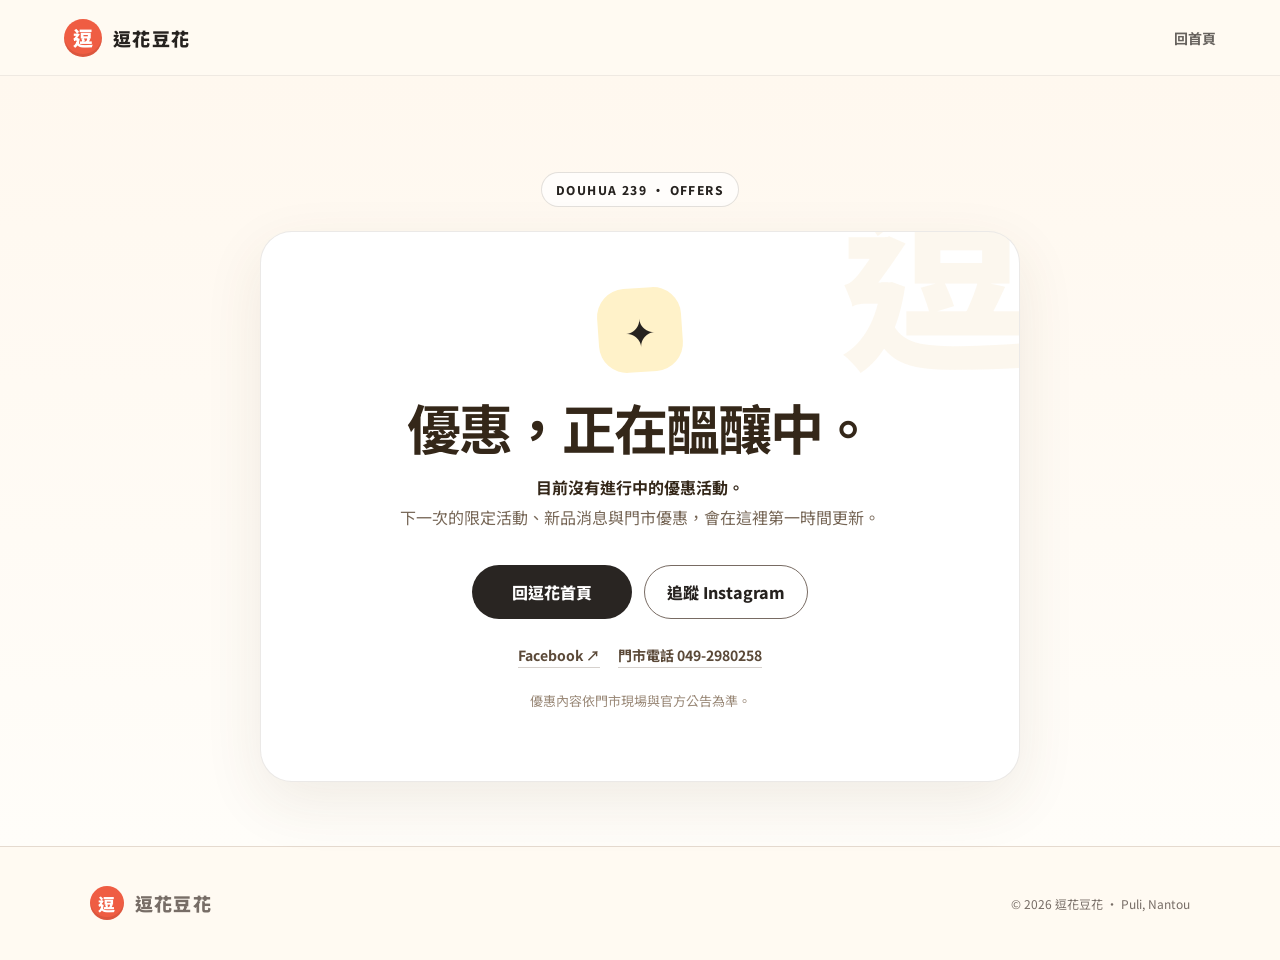
<file: offers/index.html>
<!doctype html>
<html lang="zh-Hant">
<head>
  <meta charset="utf-8" />
  <meta name="viewport" content="width=device-width, initial-scale=1, viewport-fit=cover" />
  <meta name="theme-color" content="#fff8ef" />
  <meta name="description" content="逗花豆花優惠專區｜最新優惠、限定活動與新品消息。" />
  <title>優惠專區｜逗花豆花</title>
  <link rel="preconnect" href="https://fonts.googleapis.com">
  <link rel="preconnect" href="https://fonts.gstatic.com" crossorigin>
  <link href="https://fonts.googleapis.com/css2?family=Noto+Sans+TC:wght@400;500;600;700;800;900&display=swap" rel="stylesheet">
  <link rel="stylesheet" href="../style.css" />
  <style>
    .offers-page{min-height:calc(100vh - 160px);display:grid;place-items:center;padding:96px 24px 64px;background:linear-gradient(180deg,#fff8ef 0%,#fffdf9 100%)}
    .offers-wrap{width:min(760px,100%);text-align:center}
    .offers-kicker{display:inline-flex;align-items:center;gap:8px;padding:8px 14px;border:1px solid rgba(60,42,28,.14);border-radius:999px;font-size:12px;font-weight:800;letter-spacing:.12em;margin-bottom:24px;background:rgba(255,255,255,.7)}
    .offers-card{position:relative;overflow:hidden;padding:56px 28px;border-radius:32px;background:#fff;border:1px solid rgba(60,42,28,.1);box-shadow:0 20px 60px rgba(90,61,34,.09)}
    .offers-card:before{content:"逗";position:absolute;right:-12px;top:-54px;font-size:190px;font-weight:900;line-height:1;color:rgba(226,168,63,.09);pointer-events:none}
    .offers-icon{width:84px;height:84px;margin:0 auto 24px;display:grid;place-items:center;border-radius:28px;background:#fff2c9;font-size:38px;transform:rotate(-4deg)}
    .offers-card h1{position:relative;margin:0 0 14px;font-size:clamp(32px,7vw,54px);line-height:1.15;letter-spacing:-.04em;color:#342719}
    .offers-card .status{position:relative;margin:0 auto;color:#766656;font-size:16px;line-height:1.9;max-width:520px}
    .offers-card .status strong{color:#342719}
    .offers-actions{position:relative;display:flex;flex-wrap:wrap;gap:12px;justify-content:center;margin-top:32px}
    .offers-actions a{min-width:160px}
    .offers-note{margin-top:22px;color:#9a8978;font-size:13px;line-height:1.7}
    .offers-social{display:flex;justify-content:center;gap:18px;margin-top:26px;font-size:14px;font-weight:700}
    .offers-social a{color:#5b4938;text-decoration:none;border-bottom:1px solid rgba(91,73,56,.25);padding-bottom:2px}
    @media (max-width:640px){
      .offers-page{padding:80px 16px 44px}
      .offers-card{padding:44px 20px;border-radius:26px}
      .offers-actions{flex-direction:column}
      .offers-actions a{width:100%}
    }
  </style>
</head>
<body>
  <header class="site-header">
    <a class="brand" href="../" aria-label="回逗花豆花首頁">
      <span class="brand-mark">逗</span>
      <span class="brand-name">逗花豆花</span>
    </a>
    <nav style="display:flex">
      <a href="../">回首頁</a>
    </nav>
  </header>

  <main class="offers-page">
    <section class="offers-wrap" aria-labelledby="offers-title">
      <div class="offers-kicker">DOUHUA 239 · OFFERS</div>
      <div class="offers-card">
        <div class="offers-icon" aria-hidden="true">✦</div>
        <h1 id="offers-title">優惠，正在醞釀中。</h1>
        <p class="status"><strong>目前沒有進行中的優惠活動。</strong><br>下一次的限定活動、新品消息與門市優惠，會在這裡第一時間更新。</p>
        <div class="offers-actions">
          <a class="btn primary" href="../">回逗花首頁</a>
          <a class="btn ghost" href="https://www.instagram.com/douhua239/" target="_blank" rel="noopener">追蹤 Instagram</a>
        </div>
        <div class="offers-social">
          <a href="https://www.facebook.com/douhua239/" target="_blank" rel="noopener">Facebook ↗</a>
          <a href="tel:0492980258">門市電話 049-2980258</a>
        </div>
        <p class="offers-note">優惠內容依門市現場與官方公告為準。</p>
      </div>
    </section>
  </main>

  <footer>
    <div class="brand footer-brand"><span class="brand-mark">逗</span><span class="brand-name">逗花豆花</span></div>
    <p>© 2026 逗花豆花 · Puli, Nantou</p>
  </footer>
</body>
</html>
</file>
<file: style.css>
*{box-sizing:border-box}html{scroll-behavior:smooth}body{margin:0;font-family:"Noto Sans TC",system-ui,sans-serif;background:#fffaf2;color:#26221f;overflow-x:hidden}a{color:inherit;text-decoration:none}.site-header{height:76px;display:flex;align-items:center;justify-content:space-between;padding:0 clamp(22px,5vw,76px);position:sticky;top:0;z-index:20;background:rgba(255,250,242,.9);backdrop-filter:blur(16px);border-bottom:1px solid rgba(58,46,37,.08)}.brand{display:flex;align-items:center;gap:11px;font-weight:900}.brand-mark{width:38px;height:38px;border-radius:50%;display:grid;place-items:center;background:#ef5d43;color:#fff;font-size:20px;box-shadow:inset 0 -3px rgba(0,0,0,.08)}.brand-name{font-size:18px;letter-spacing:.08em}.site-header nav{display:flex;gap:28px;font-size:14px;font-weight:700}.site-header nav a{opacity:.7}.site-header nav a:hover{opacity:1}.menu-btn{display:none;background:transparent;border:0;font-size:25px}.hero{min-height:680px;display:grid;grid-template-columns:1.05fr .95fr;align-items:center;padding:76px clamp(24px,7vw,110px);position:relative;overflow:hidden;background:radial-gradient(circle at 70% 30%,#ffe6bc 0 18%,transparent 18.2%),linear-gradient(140deg,#fff8ed 0%,#fff4df 100%)}.eyebrow{font-size:12px;letter-spacing:.22em;font-weight:900;color:#b86543;text-transform:uppercase}.hero h1,.section h2,.story h2,.social h2{margin:12px 0 20px;font-size:clamp(42px,6vw,86px);line-height:.98;letter-spacing:-.055em}.hero h1 span{color:#ef5d43}.lead{max-width:570px;font-size:18px;line-height:1.9;color:#655b54}.hero-actions{display:flex;gap:12px;margin-top:34px;flex-wrap:wrap}.btn{display:inline-flex;align-items:center;justify-content:center;padding:14px 22px;border-radius:999px;font-weight:800;transition:.2s}.btn:hover{transform:translateY(-2px)}.primary{background:#292522;color:#fff}.ghost{border:1px solid #786b63;background:rgba(255,255,255,.45)}.hero-art{position:relative;min-height:480px}.sun{position:absolute;width:300px;height:300px;border-radius:50%;background:#f8bd55;left:50%;top:46%;transform:translate(-50%,-50%);box-shadow:0 30px 80px rgba(210,132,35,.24)}.bowl{position:absolute;width:min(440px,92%);height:210px;border-radius:16px 16px 210px 210px;background:linear-gradient(#fff,#e8ddd0);left:50%;top:58%;transform:translate(-50%,-50%);box-shadow:0 42px 50px rgba(78,46,25,.18)}.bowl:after{content:"逗花";position:absolute;left:50%;top:92px;transform:translateX(-50%);font-weight:900;font-size:28px;color:#ef5d43;letter-spacing:.18em}.tofu{position:absolute;width:82%;height:78px;border-radius:50%;background:#f5e5ae;left:9%;top:-28px;box-shadow:inset 0 12px rgba(255,255,255,.55)}.bean,.topping{position:absolute;border-radius:50%;z-index:2}.bean{width:34px;height:28px;background:#8d3329;top:-8px}.b1{left:32%}.b2{left:44%;top:-19px}.b3{left:56%;top:1px}.topping{width:46px;height:34px;background:#f2ca4f;top:-14px}.t1{left:63%}.t2{left:70%;top:8px}.hero-stamp{position:absolute;right:4%;top:10%;width:92px;height:92px;border:2px solid #ef5d43;border-radius:50%;display:grid;place-items:center;text-align:center;color:#ef5d43;font-weight:900;transform:rotate(8deg);line-height:1.2}.intro-strip{background:#292522;color:#fff;display:flex;justify-content:center;gap:24px;padding:18px;font-weight:700;letter-spacing:.06em;flex-wrap:wrap}.intro-strip i{color:#f5b94f}.section{padding:110px clamp(24px,7vw,110px)}.section-head{display:flex;justify-content:space-between;align-items:end;gap:30px;margin-bottom:46px}.section-head h2{font-size:clamp(38px,5vw,68px)}.section-head>p{max-width:440px;line-height:1.8;color:#6b615a}.product-grid{display:grid;grid-template-columns:repeat(3,1fr);gap:20px}.product-card{border-radius:30px;padding:24px;min-height:520px;position:relative;overflow:hidden;display:flex;flex-direction:column}.product-card.peach{background:#f9d4c9}.product-card.gold{background:#f7df9b}.product-card.violet{background:#dfd2ed}.product-no{font-size:12px;font-weight:900;opacity:.55}.product-visual{flex:1;display:grid;place-items:center}.mini-bowl{width:78%;aspect-ratio:1.6/1;border-radius:10px 10px 140px 140px;background:#fff8ec;position:relative;box-shadow:0 20px 34px rgba(50,31,17,.12)}.mini-bowl:before{content:"";position:absolute;left:8%;top:-15%;width:84%;height:40%;border-radius:50%;background:#f1dfaa}.mini-bowl:after{content:"";position:absolute;width:32px;height:24px;border-radius:50%;left:43%;top:-3%;background:#8b3b2d;box-shadow:42px 13px 0 #8b3b2d,-35px 9px 0 #8b3b2d}.mini-bowl.banana span{position:absolute;z-index:2;width:45px;height:24px;border-radius:50%;background:#f4cd43;top:-9px;left:60%;transform:rotate(-18deg)}.mini-bowl.peanut span{position:absolute;z-index:2;width:37px;height:21px;border-radius:50%;background:#b88443;top:-4px;left:32%;box-shadow:53px -6px 0 #b88443}.mini-bowl.purple:before{background:#d8b4d2}.mini-bowl.purple span{position:absolute;z-index:2;width:42px;height:30px;border-radius:8px;background:#e7a74f;top:-10px;left:60%;transform:rotate(12deg)}.product-copy .tag{font-size:11px;letter-spacing:.2em;font-weight:900;opacity:.6}.product-copy h3{font-size:26px;margin:6px 0 12px}.product-copy>p:last-child{line-height:1.7;color:#564b45}.story{padding:30px clamp(24px,7vw,110px) 110px;display:grid;grid-template-columns:1.15fr .85fr;gap:20px}.story-card,.quote-card{border-radius:32px;padding:clamp(30px,5vw,68px)}.story-card{background:#292522;color:#fff}.story-card h2{font-size:clamp(40px,5vw,70px)}.story-card>p{line-height:1.9;color:#d9d0ca;max-width:670px}.story-meta{display:grid;grid-template-columns:repeat(3,1fr);gap:16px;margin-top:52px}.story-meta div{display:flex;flex-direction:column;gap:5px}.story-meta strong{font-size:24px}.story-meta span{font-size:13px;color:#aaa09a}.quote-card{background:#ef5d43;color:#fff;display:flex;flex-direction:column;justify-content:space-between;min-height:520px}.quote-mark{font-size:120px;line-height:.6;font-family:Georgia,serif;opacity:.85}.quote-card p{font-size:clamp(30px,4vw,54px);font-weight:900;line-height:1.25;letter-spacing:-.04em}.tiny{font-size:12px;letter-spacing:.22em;font-weight:900}.store{padding-top:80px}.store-grid{display:grid;grid-template-columns:.9fr 1.1fr;gap:20px}.store-info,.map-card{border-radius:30px;min-height:430px}.store-info{background:#f5eadc;padding:38px}.info-row{padding:22px 0;border-bottom:1px solid #d5c8ba;display:flex;justify-content:space-between;gap:18px}.info-row span{color:#8a7c71;font-size:13px}.info-row strong{text-align:right}.full{width:100%;margin-top:30px}.map-card{position:relative;overflow:hidden;background:#d8e1c2;display:grid;place-items:center}.road{position:absolute;background:#fff6e9;opacity:.85}.r1{width:120%;height:44px;transform:rotate(23deg)}.r2{width:45px;height:130%;transform:rotate(7deg)}.r3{width:80%;height:30px;transform:rotate(-21deg);left:-15%}.map-pin{position:relative;z-index:2;width:86px;height:86px;border-radius:50% 50% 50% 8px;background:#ef5d43;color:white;display:grid;place-items:center;font-weight:900;font-size:26px;transform:rotate(-45deg);box-shadow:0 14px 25px rgba(79,48,28,.2)}.map-pin::first-line{transform:rotate(45deg)}.map-card p{position:absolute;bottom:25px;left:30px;font-weight:900;z-index:3}.social{margin:0 clamp(24px,7vw,110px) 80px;padding:54px;border-radius:32px;background:#f2c658;display:grid;grid-template-columns:1fr 1fr;gap:50px;align-items:end}.social h2{font-size:clamp(38px,5vw,65px)}.social p{line-height:1.7}.social-links{display:grid;gap:12px}.social-links a{background:#fff9ed;padding:20px 24px;border-radius:18px;display:flex;justify-content:space-between;font-weight:900;transition:.2s}.social-links a:hover{transform:translateX(4px)}footer{padding:36px clamp(24px,7vw,110px);border-top:1px solid #e5dacf;display:flex;justify-content:space-between;align-items:center;gap:20px;color:#776d66}.footer-brand .brand-mark{width:34px;height:34px;font-size:17px}footer p{font-size:12px}@media (max-width:900px){.site-header nav{display:none;position:absolute;top:76px;left:0;right:0;background:#fffaf2;padding:20px 24px 28px;flex-direction:column;border-bottom:1px solid #eadfd4}.site-header nav.open{display:flex}.menu-btn{display:block}.hero{grid-template-columns:1fr;padding-top:54px}.hero-art{min-height:420px}.product-grid{grid-template-columns:1fr}.product-card{min-height:430px}.story,.store-grid,.social{grid-template-columns:1fr}.quote-card{min-height:400px}.section-head{align-items:start;flex-direction:column}.social{padding:34px}}@media (max-width:560px){.hero{padding-left:22px;padding-right:22px}.hero h1{font-size:48px}.hero-art{min-height:340px}.sun{width:220px;height:220px}.bowl{height:160px}.bowl:after{top:68px}.section{padding:80px 20px}.story{padding:0 20px 80px}.story-meta{grid-template-columns:1fr}.store{padding-top:70px}.info-row{flex-direction:column}.info-row strong{text-align:left}.social{margin:0 20px 50px;padding:28px}.social h2{font-size:38px}footer{flex-direction:column;align-items:flex-start}}
</file>
